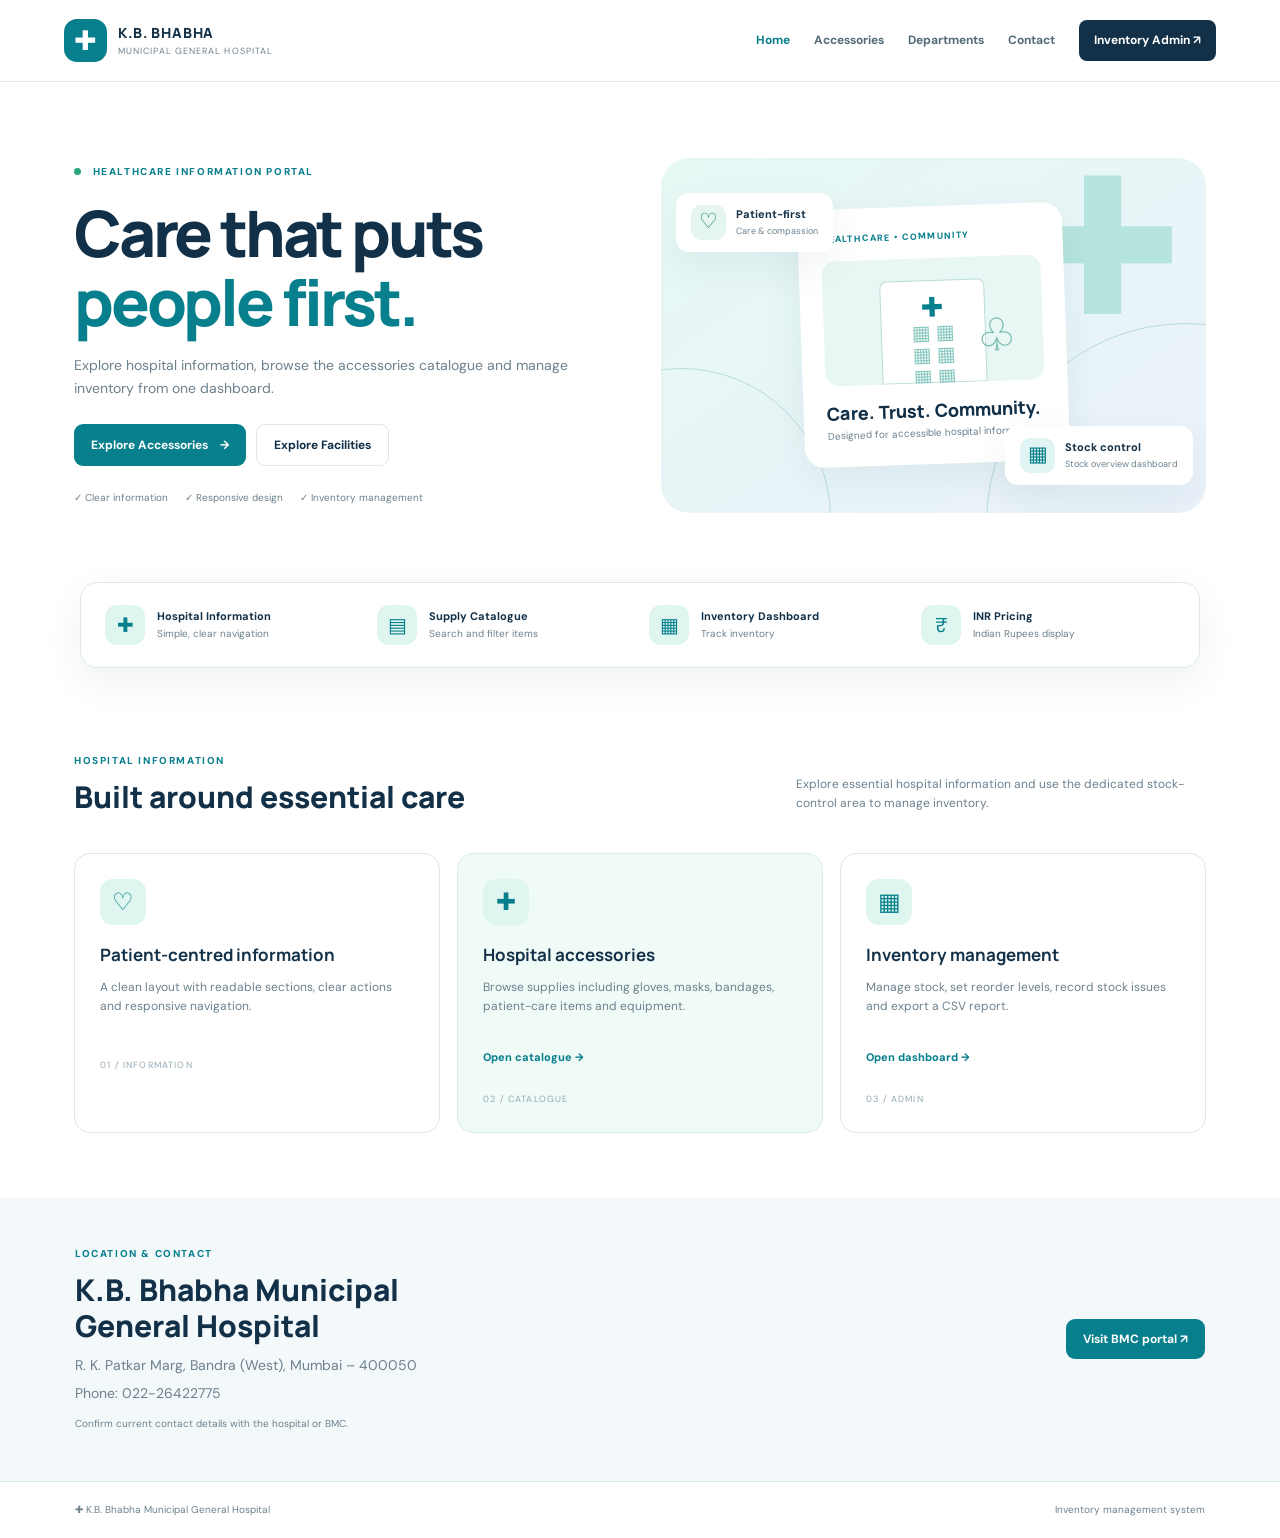
<file: index.html>
<!doctype html><html lang="en"><head><meta charset="utf-8"><meta name="viewport" content="width=device-width,initial-scale=1"><title>K.B. Bhabha Municipal General Hospital</title><link rel="stylesheet" href="style.css"></head><body>
<header class="header"><a class="brand" href="index.html"><span class="brandmark">✚</span><span><b>K.B. BHABHA</b><small>MUNICIPAL GENERAL HOSPITAL</small></span></a><button class="hamb" id="hamb">☰</button><nav id="nav"><a class="active" href="index.html">Home</a><a href="accessories.html">Accessories</a><a href="#departments">Departments</a><a href="#contact">Contact</a><a class="nav-cta" href="admin.html">Inventory Admin ↗</a></nav></header>
<main><section class="hero"><div class="hero-content"><div class="eyebrow"><span class="pulse"></span> HEALTHCARE INFORMATION PORTAL</div><h1>Care that puts<br><em>people first.</em></h1><p>Explore hospital information, browse the accessories catalogue and manage inventory from one dashboard.</p><div class="hero-buttons"><a class="btn" href="accessories.html">Explore Accessories <span>→</span></a><a class="btn btn-outline" href="#departments">Explore Facilities</a></div><div class="trust-row"><span>✓ Clear information</span><span>✓ Responsive design</span><span>✓ Inventory management</span></div></div><div class="hero-visual"><div class="orb orb-one"></div><div class="orb orb-two"></div><div class="medical-cross">✚</div><div class="floating-card fc-top"><span class="fc-icon">♡</span><span><b>Patient-first</b><small>Care & compassion</small></span></div><div class="main-card"><div class="card-label">HEALTHCARE • COMMUNITY</div><div class="illustration"><div class="hospital-building"><div class="building-cross">✚</div><div class="windows">▦ ▦<br>▦ ▦<br>▦ ▦</div></div><div class="plant">♧</div></div><h3>Care. Trust. Community.</h3><p>Designed for accessible hospital information.</p></div><div class="floating-card fc-bottom"><span class="fc-icon teal">▦</span><span><b>Stock control</b><small>Stock overview dashboard</small></span></div></div></section>
<section class="quick-stats"><div><span class="stat-icon">✚</span><span><b>Hospital Information</b><small>Simple, clear navigation</small></span></div><div><span class="stat-icon">▤</span><span><b>Supply Catalogue</b><small>Search and filter items</small></span></div><div><span class="stat-icon">▦</span><span><b>Inventory Dashboard</b><small>Track inventory</small></span></div><div><span class="stat-icon">₹</span><span><b>INR Pricing</b><small>Indian Rupees display</small></span></div></section>
<section class="section" id="departments"><div class="section-top"><div><div class="eyebrow">HOSPITAL INFORMATION</div><h2>Built around essential care</h2></div><p>Explore essential hospital information and use the dedicated stock-control area to manage inventory.</p></div><div class="feature-grid"><article class="feature"><div class="feature-icon">♡</div><h3>Patient-centred information</h3><p>A clean layout with readable sections, clear actions and responsive navigation.</p><span class="feature-number">01 / INFORMATION</span></article><article class="feature featured"><div class="feature-icon">✚</div><h3>Hospital accessories</h3><p>Browse supplies including gloves, masks, bandages, patient-care items and equipment.</p><a href="accessories.html">Open catalogue →</a><span class="feature-number">02 / CATALOGUE</span></article><article class="feature"><div class="feature-icon">▦</div><h3>Inventory management</h3><p>Manage stock, set reorder levels, record stock issues and export a CSV report.</p><a href="admin.html">Open dashboard →</a><span class="feature-number">03 / ADMIN</span></article></div></section>
<section class="contact-section" id="contact"><div><div class="eyebrow">LOCATION & CONTACT</div><h2>K.B. Bhabha Municipal<br>General Hospital</h2><p>R. K. Patkar Marg, Bandra (West), Mumbai – 400050</p><p>Phone: 022-26422775</p><small>Confirm current contact details with the hospital or BMC.</small></div><a class="btn" href="https://portal.mcgm.gov.in/" target="_blank" rel="noreferrer">Visit BMC portal ↗</a></section></main><footer><span>✚ K.B. Bhabha Municipal General Hospital </span><span>Inventory management system</span></footer><script>document.getElementById('hamb').onclick=()=>document.getElementById('nav').classList.toggle('show')</script></body></html>
</file>
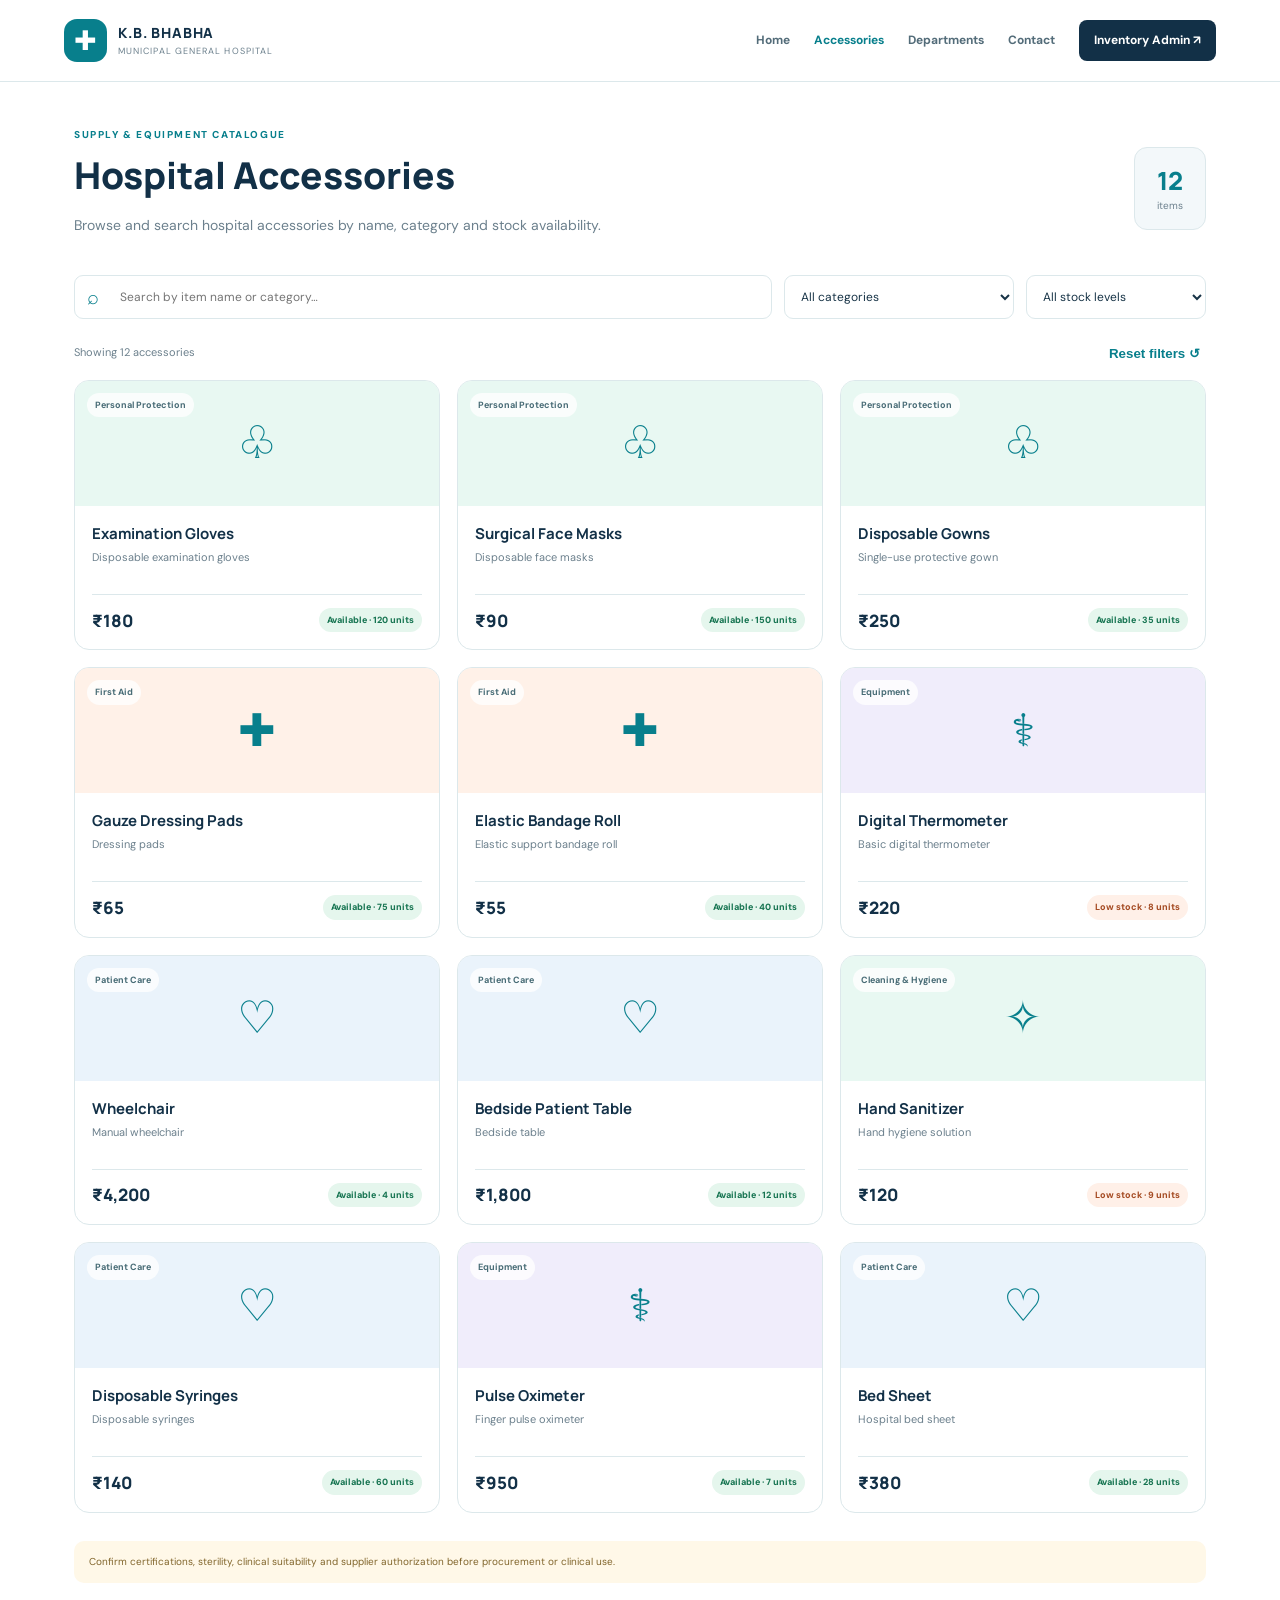
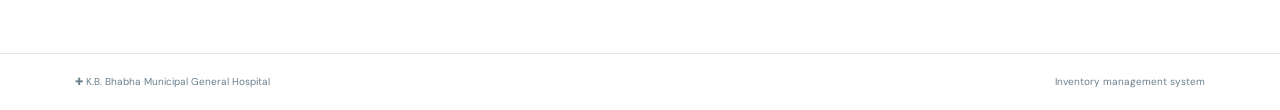
<file: accessories.html>
<!doctype html><html lang="en"><head><meta charset="utf-8"><meta name="viewport" content="width=device-width,initial-scale=1"><title>Hospital Accessories | K.B. Bhabha</title><link rel="stylesheet" href="style.css"></head><body><header class="header"><a class="brand" href="index.html"><span class="brandmark">✚</span><span><b>K.B. BHABHA</b><small>MUNICIPAL GENERAL HOSPITAL</small></span></a><button class="hamb" id="hamb">☰</button><nav id="nav"><a href="index.html">Home</a><a class="active" href="accessories.html">Accessories</a><a href="index.html#departments">Departments</a><a href="index.html#contact">Contact</a><a class="nav-cta" href="admin.html">Inventory Admin ↗</a></nav></header><main class="content"><div class="page-intro"><div><div class="eyebrow">SUPPLY & EQUIPMENT CATALOGUE</div><h1>Hospital Accessories</h1><p>Browse and search hospital accessories by name, category and stock availability.</p></div><div class="catalog-summary"><b id="totalCount">0</b><span>items</span></div></div><div class="filterbar"><div class="searchbox"><span>⌕</span><input id="q" placeholder="Search by item name or category…" aria-label="Search items"></div><select id="category"><option value="">All categories</option><option>Personal Protection</option><option>Patient Care</option><option>First Aid</option><option>Equipment</option><option>Cleaning & Hygiene</option></select><select id="availability"><option value="">All stock levels</option><option value="available">Available</option><option value="low">Low stock</option></select></div><div class="catalog-heading"><span id="resultLabel">All accessories</span><button id="reset" class="plain-button">Reset filters ↺</button></div><div id="products" class="product-grid"></div><div class="disclaimer">Confirm certifications, sterility, clinical suitability and supplier authorization before procurement or clinical use.</div></main><footer><span>✚ K.B. Bhabha Municipal General Hospital </span><span>Inventory management system</span></footer><script src="common.js"></script><script>
const q=document.getElementById('q'),cat=document.getElementById('category'),avail=document.getElementById('availability');
function render(){let a=getItems().filter(x=>(x.name+' '+x.category+' '+x.description).toLowerCase().includes(q.value.toLowerCase())&&(!cat.value||x.category===cat.value)&&(!avail.value||(avail.value==='low'?x.stock<=x.reorder:x.stock>x.reorder)));document.getElementById('totalCount').textContent=a.length;document.getElementById('resultLabel').textContent='Showing '+a.length+' accessories';document.getElementById('products').innerHTML=a.map(x=>`<article class="product-card"><div class="product-visual ${themeFor(x.category)}"><span>${iconFor(x.category)}</span><small>${esc(x.category)}</small></div><div class="product-info"><h3>${esc(x.name)}</h3><p>${esc(x.description)}</p><div class="product-meta"><b>${rupee(x.price)}</b><span class="stock-pill ${x.stock<=x.reorder?'stock-low':'stock-ok'}">${x.stock<=x.reorder?'Low stock':'Available'} · ${x.stock} units</span></div></div></article>`).join('')||'<div class="empty-state">No items match your filters. Try a different search.</div>'}
[q,cat,avail].forEach(x=>x.addEventListener(x===q?'input':'change',render));document.getElementById('reset').onclick=()=>{q.value='';cat.value='';avail.value='';render()};document.getElementById('hamb').onclick=()=>document.getElementById('nav').classList.toggle('show');render();
</script></body></html>
</file>
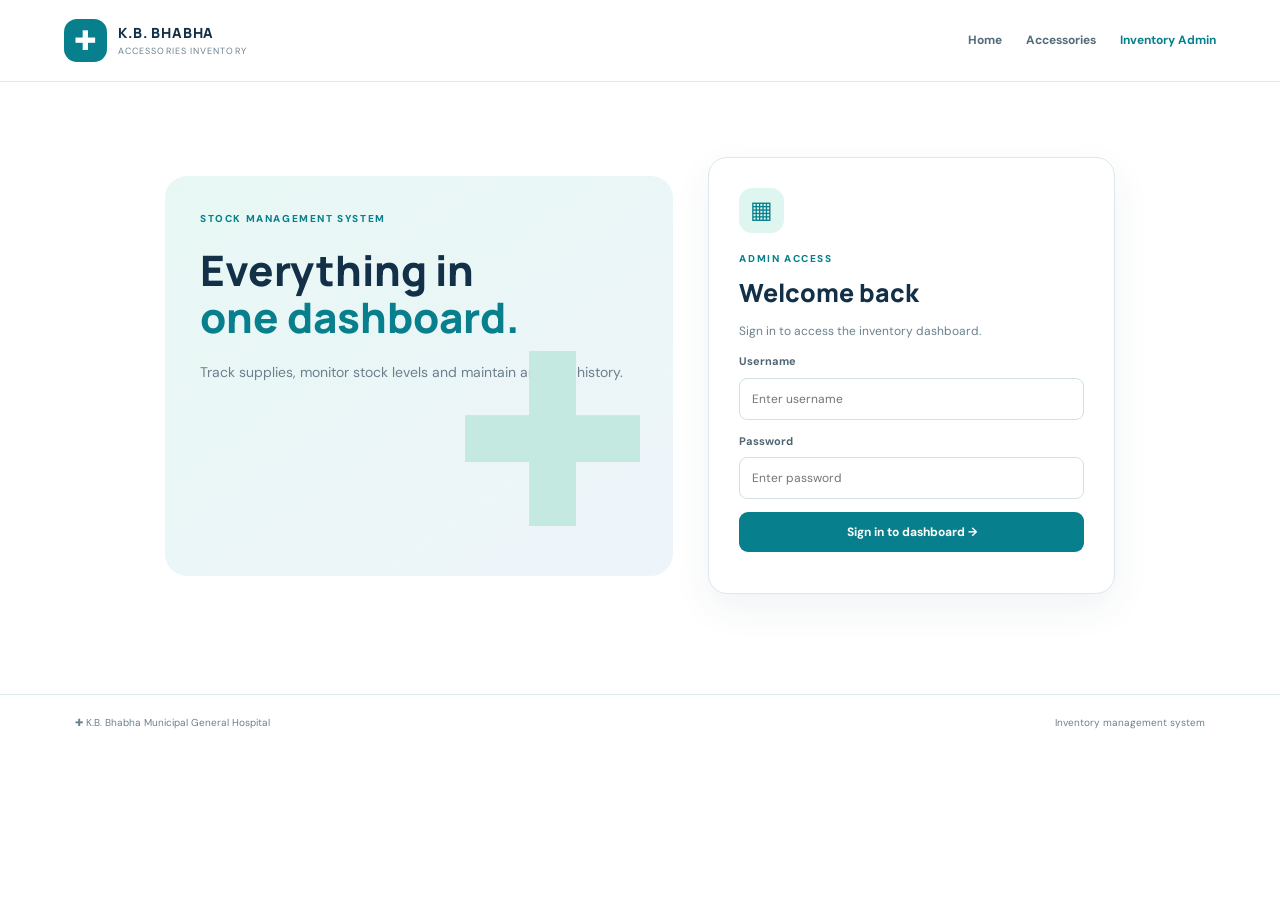
<file: admin.html>
<!doctype html><html lang="en"><head><meta charset="utf-8"><meta name="viewport" content="width=device-width,initial-scale=1"><title>Inventory Dashboard | K.B. Bhabha</title><link rel="stylesheet" href="style.css"></head><body><header class="header"><a class="brand" href="index.html"><span class="brandmark">✚</span><span><b>K.B. BHABHA</b><small>ACCESSORIES INVENTORY</small></span></a><button class="hamb" id="hamb">☰</button><nav id="nav"><a href="index.html">Home</a><a href="accessories.html">Accessories</a><a class="active" href="admin.html">Inventory Admin</a></nav></header><main class="content"><section id="loginPanel" class="login-layout"><div class="login-art"><div class="eyebrow">STOCK MANAGEMENT SYSTEM</div><h1>Everything in<br><em>one dashboard.</em></h1><p>Track supplies, monitor stock levels and maintain an issue history.</p><div class="login-art-mark">✚</div></div><div class="login-card"><div class="login-icon">▦</div><div class="eyebrow">ADMIN ACCESS</div><h2>Welcome back</h2><p>Sign in to access the inventory dashboard.</p><form id="loginForm"><label>Username<input id="username" autocomplete="username" required placeholder="Enter username"></label><label>Password<input id="password" autocomplete="current-password" type="password" required placeholder="Enter password"></label><button class="btn full" type="submit">Sign in to dashboard →</button><p id="loginError" class="error"></p></form></div></section>
<section id="dashboard" hidden><div class="dash-title"><div><div class="eyebrow">OVERVIEW / INVENTORY</div><h1>Inventory Dashboard</h1><p>Monitor supplies and manage stock operations.</p></div><button id="logout" class="btn btn-outline">Sign out ↗</button></div><div class="dashboard-tabs"><span class="tab-active">Overview</span><a href="accessories.html">Public catalogue ↗</a><span id="today"></span></div><div class="metric-grid"><article class="metric"><span class="metric-icon">▦</span><small>Unique accessories</small><b id="mItems">0</b><span class="metric-note">Inventory item types</span></article><article class="metric"><span class="metric-icon">▤</span><small>Total stock units</small><b id="mUnits">0</b><span class="metric-note">Across all items</span></article><article class="metric"><span class="metric-icon warn-icon">!</span><small>Reorder alerts</small><b id="mLow">0</b><span class="metric-note">At/below reorder level</span></article><article class="metric"><span class="metric-icon">₹</span><small>Estimated stock value</small><b id="mValue">₹0</b><span class="metric-note">Based on unit prices</span></article></div>
<div class="dashboard-grid"><section class="dash-panel"><div class="panel-heading"><div><h2 id="formTitle">Add inventory item</h2><p>Add a new accessory or update an existing record.</p></div><span class="panel-number">01</span></div><form id="itemForm" class="form-grid"><input id="editId" type="hidden"><label class="full-span">Accessory name<input id="name" required maxlength="80" placeholder="e.g. Examination Gloves"></label><label>Category<select id="itemCategory"><option>Personal Protection</option><option>Patient Care</option><option>First Aid</option><option>Equipment</option><option>Cleaning & Hygiene</option></select></label><label>Unit price (₹)<input id="price" type="number" min="0" step=".01" required></label><label>Stock quantity<input id="stock" type="number" min="0" step="1" required></label><label>Reorder level<input id="reorder" type="number" min="0" step="1" required></label><label>Batch / item code<input id="batch" required maxlength="35"></label><label class="full-span">Description<input id="description" maxlength="160" placeholder="Short description"></label><div class="full-span form-buttons"><button class="btn" type="submit" id="saveBtn">Save item</button><button class="btn btn-outline" type="button" id="cancelEdit">Clear form</button></div><p id="formMsg" class="success full-span"></p></form></section>
<section class="dash-panel"><div class="panel-heading"><div><h2>Record stock issue</h2><p>Issue stock to a department or purpose.</p></div><span class="panel-number">02</span></div><form id="issueForm" class="form-grid"><label class="full-span">Select accessory<select id="issueItem" required></select></label><label>Quantity issued<input id="issueQty" type="number" min="1" step="1" required></label><label>Department / purpose<input id="issueDept" required maxlength="80" placeholder="e.g. OPD"></label><button class="btn full-span" type="submit">Record stock issue →</button><p id="issueMsg" class="success full-span"></p></form><div class="tip"><b>Stock validation enabled</b><p>Issue quantities must be whole numbers and cannot exceed available stock.</p></div></section></div>
<section class="dash-panel inventory-panel"><div class="panel-heading wrap"><div><h2>Inventory records</h2><p>Search, edit, delete and export inventory records.</p></div><div class="table-actions"><input id="search" placeholder="Search name, category, code…"><button id="export" class="btn btn-outline">Export CSV ↓</button></div></div><div class="table-scroll"><table><thead><tr><th>Accessory</th><th>Category</th><th>Code</th><th>Unit price</th><th>Stock</th><th>Reorder at</th><th>Status</th><th>Actions</th></tr></thead><tbody id="inventoryRows"></tbody></table></div></section>
<section class="dash-panel inventory-panel"><div class="panel-heading"><div><h2>Recent stock issues</h2><p>Issue history saved in this browser.</p></div><button class="btn btn-outline" id="clearIssues">Clear history</button></div><div class="table-scroll"><table><thead><tr><th>Date / time</th><th>Accessory</th><th>Quantity</th><th>Department / purpose</th></tr></thead><tbody id="issueRows"></tbody></table></div></section></section></main><footer><span>✚ K.B. Bhabha Municipal General Hospital </span><span>Inventory management system</span></footer><script src="common.js"></script><script src="admin.js"></script><script>document.getElementById('hamb').onclick=()=>document.getElementById('nav').classList.toggle('show')</script></body></html>
</file>
<file: style.css>
@import url('https://fonts.googleapis.com/css2?family=DM+Sans:wght@400;500;600;700&family=Manrope:wght@500;600;700;800&display=swap');
:root{--navy:#123047;--teal:#087f8c;--mint:#dff6f0;--pale:#f3f8fa;--ink:#183447;--muted:#6c808d;--line:#dce8eb;--shadow:0 14px 38px #163e5010}*{box-sizing:border-box}html{scroll-behavior:smooth}body{margin:0;color:var(--ink);font:14px 'DM Sans',sans-serif;line-height:1.6;background:#fff}.header{min-height:82px;padding:14px max(5%,calc((100% - 1180px)/2));display:flex;align-items:center;justify-content:space-between;gap:20px;border-bottom:1px solid var(--line);background:#fff;position:sticky;top:0;z-index:9}.brand{display:flex;align-items:center;gap:11px;color:var(--navy);text-decoration:none}.brandmark{height:43px;width:43px;border-radius:13px;background:var(--teal);color:#fff;display:grid;place-items:center;font-size:27px}.brand b{display:block;font:800 14px Manrope;letter-spacing:.06em}.brand small{display:block;color:var(--muted);font-size:9px;letter-spacing:.12em;margin-top:2px}.header nav{display:flex;align-items:center;gap:24px}.header nav a{color:#536c79;text-decoration:none;font-size:12px;font-weight:700}.header nav a.active,.header nav a:hover{color:var(--teal)}.header nav .nav-cta{background:var(--navy);color:#fff;padding:11px 15px;border-radius:8px}.hamb{display:none;border:0;background:none;font-size:25px;color:var(--navy)}.hero{max-width:1180px;margin:auto;padding:68px 24px 62px;display:grid;grid-template-columns:1fr 1fr;gap:42px;align-items:center;min-height:500px}.eyebrow{font-size:10px;letter-spacing:.16em;color:var(--teal);font-weight:800}.pulse{display:inline-block;width:7px;height:7px;background:#2ba77b;border-radius:50%;margin-right:8px}.hero h1{font:800 clamp(42px,5vw,64px)/1.08 Manrope;color:var(--navy);letter-spacing:-.05em;margin:18px 0}.hero h1 em,.login-art h1 em{font-style:normal;color:var(--teal)}.hero-content>p,.page-intro p,.login-art p,.dash-title p{max-width:550px;color:var(--muted);font-size:14px}.hero-buttons{display:flex;flex-wrap:wrap;gap:10px;margin-top:25px}.btn{display:inline-flex;align-items:center;justify-content:center;gap:12px;border:0;border-radius:9px;background:var(--teal);color:white;text-decoration:none;padding:12px 17px;font:700 12px 'DM Sans';cursor:pointer}.btn:hover{filter:brightness(.95)}.btn-outline{background:white;color:var(--navy);border:1px solid var(--line)}.btn.full{width:100%}.trust-row{display:flex;flex-wrap:wrap;gap:17px;margin-top:24px;color:var(--muted);font-size:10px}.hero-visual{height:355px;border-radius:28px;background:linear-gradient(145deg,#e6f8f4,#eaf2fa);position:relative;display:grid;place-items:center;overflow:hidden}.orb{position:absolute;border:1px solid #b7dcd9;border-radius:50%}.orb-one{width:300px;height:300px;left:-130px;bottom:-155px}.orb-two{width:400px;height:400px;right:-180px;bottom:-210px}.medical-cross{position:absolute;right:24px;top:-60px;color:#b5e5dc;font-size:190px}.main-card{z-index:1;background:#fff;border:1px solid #ffffffaa;border-radius:20px;padding:22px;width:265px;box-shadow:var(--shadow);transform:rotate(-2deg)}.card-label{font-size:9px;letter-spacing:.13em;color:var(--teal);font-weight:800}.illustration{height:125px;background:#e9f7f4;border-radius:14px;margin:15px 0;display:flex;align-items:end;justify-content:center;position:relative;overflow:hidden}.hospital-building{width:105px;height:103px;background:#fff;border:1px solid #b9dcd7;border-radius:7px 7px 0 0;position:relative;text-align:center;color:var(--teal);padding-top:40px}.building-cross{position:absolute;top:5px;left:0;right:0;font-size:27px}.windows{font-size:20px;line-height:1.1;color:#87c7be}.plant{position:absolute;right:27px;bottom:10px;font-size:45px;color:#72b8a7}.main-card h3{font:800 18px Manrope;color:var(--navy);margin:10px 0 3px}.main-card p{font-size:10px;color:var(--muted);margin:0}.floating-card{position:absolute;z-index:2;display:flex;align-items:center;gap:10px;background:#fff;padding:12px 15px;border-radius:13px;box-shadow:var(--shadow)}.fc-top{top:35px;left:15px}.fc-bottom{bottom:28px;right:13px}.fc-icon{height:35px;width:35px;display:grid;place-items:center;border-radius:10px;background:#e4f6ee;color:#16825d;font-size:21px}.fc-icon.teal{background:#e0f5f3;color:var(--teal)}.floating-card b,.floating-card small{display:block}.floating-card b{font-size:11px;color:var(--navy)}.floating-card small{font-size:9px;color:var(--muted)}.quick-stats{max-width:1120px;margin:0 auto 20px;padding:22px 24px;display:grid;grid-template-columns:repeat(4,1fr);gap:18px;border:1px solid var(--line);border-radius:17px;box-shadow:var(--shadow)}.quick-stats>div{display:flex;align-items:center;gap:12px}.stat-icon{width:40px;height:40px;display:grid;place-items:center;border-radius:12px;background:var(--mint);color:var(--teal);font-size:20px}.quick-stats b,.quick-stats small{display:block}.quick-stats b{font-size:11px;color:var(--navy)}.quick-stats small{font-size:10px;color:var(--muted)}.section{max-width:1180px;margin:auto;padding:65px 24px}.section-top{display:flex;justify-content:space-between;align-items:end;gap:30px;margin-bottom:28px}.section h2,.contact-section h2{font:800 30px/1.2 Manrope;color:var(--navy);margin:10px 0}.section-top>p{max-width:410px;color:var(--muted);font-size:12px}.feature-grid{display:grid;grid-template-columns:repeat(3,1fr);gap:17px}.feature{position:relative;overflow:hidden;border:1px solid var(--line);border-radius:16px;padding:25px;background:#fff}.feature.featured{background:#f0faf7;border-color:#d6eee8}.feature-icon{height:46px;width:46px;border-radius:13px;display:grid;place-items:center;background:var(--mint);color:var(--teal);font-size:24px}.feature h3{font:700 17px Manrope;color:var(--navy);margin:18px 0 8px}.feature p{font-size:12px;color:var(--muted);min-height:55px}.feature a{color:var(--teal);font-size:11px;font-weight:800;text-decoration:none}.feature-number{display:block;margin-top:25px;color:#92a8b1;font-size:9px;letter-spacing:.13em}.contact-section{padding:48px max(5%,calc((100% - 1130px)/2));background:var(--pale);display:flex;justify-content:space-between;align-items:center;gap:30px}.contact-section p{color:var(--muted);margin:6px 0}.contact-section small{color:var(--muted);font-size:10px}footer{display:flex;justify-content:space-between;gap:20px;padding:20px max(5%,calc((100% - 1130px)/2));font-size:10px;color:var(--muted);background:#fff;border-top:1px solid var(--line)}.content{max-width:1180px;margin:auto;padding:45px 24px 70px}.page-intro{display:flex;align-items:center;justify-content:space-between;gap:20px}.page-intro h1,.dash-title h1{font:800 37px Manrope;color:var(--navy);margin:7px 0}.catalog-summary{padding:15px 22px;border:1px solid var(--line);border-radius:13px;background:var(--pale);text-align:center}.catalog-summary b,.catalog-summary span{display:block}.catalog-summary b{font:800 25px Manrope;color:var(--teal)}.catalog-summary span{font-size:10px;color:var(--muted)}.filterbar{display:grid;grid-template-columns:1fr 230px 180px;gap:12px;margin:25px 0}.filterbar input,.filterbar select,.table-actions input{width:100%;border:1px solid var(--line);border-radius:9px;padding:12px;background:#fff;color:var(--ink);font:12px 'DM Sans';outline:none}.searchbox{display:flex;align-items:center;gap:9px;border:1px solid var(--line);border-radius:9px;padding-left:12px}.searchbox span{font-size:20px;color:var(--teal)}.searchbox input{border:0;box-shadow:none!important}.catalog-heading{display:flex;align-items:center;justify-content:space-between;color:var(--muted);font-size:11px;margin:18px 0}.plain-button{border:0;background:none;color:var(--teal);font-weight:700;cursor:pointer}.product-grid{display:grid;grid-template-columns:repeat(3,1fr);gap:17px}.product-card{border:1px solid var(--line);border-radius:15px;overflow:hidden;background:white;transition:transform .18s,box-shadow .18s}.product-card:hover{transform:translateY(-3px);box-shadow:var(--shadow)}.product-visual{height:125px;display:flex;align-items:center;justify-content:center;position:relative}.product-visual>span{font-size:45px;color:var(--teal)}.product-visual small{position:absolute;left:12px;top:12px;background:#ffffffc9;padding:5px 8px;border-radius:30px;color:#476b75;font-size:9px;font-weight:700}.theme-mint{background:#e8f8f2}.theme-blue{background:#eaf3fb}.theme-peach{background:#fff1e8}.theme-lilac{background:#f0edfb}.product-info{padding:17px}.product-info h3{font:700 15px Manrope;color:var(--navy);margin:0 0 5px}.product-info p{font-size:11px;color:var(--muted);min-height:33px;margin:0}.product-meta{display:flex;align-items:center;justify-content:space-between;gap:8px;padding-top:13px;margin-top:12px;border-top:1px solid var(--line)}.product-meta>b{font:800 17px Manrope;color:var(--navy)}.stock-pill,.status{border-radius:30px;padding:5px 8px;font-size:9px;font-weight:800;white-space:nowrap}.stock-ok,.status-ok{background:#e5f6ed;color:#167451}.stock-low,.status-low{background:#fff0e8;color:#a54b23}.disclaimer{background:#fff8e8;border-radius:10px;padding:13px 15px;color:#81652b;font-size:10px;margin-top:28px}.empty-state{padding:40px;text-align:center;color:var(--muted);grid-column:1/-1;border:1px dashed var(--line);border-radius:14px}.login-layout{display:grid;grid-template-columns:1fr .8fr;gap:35px;max-width:950px;margin:30px auto;align-items:center}.login-art{min-height:400px;background:linear-gradient(145deg,#e7f8f4,#eef4fa);border-radius:22px;padding:35px;position:relative;overflow:hidden}.login-art h1{font:800 42px/1.12 Manrope;color:var(--navy);margin:20px 0}.login-art-mark{position:absolute;right:20px;bottom:-60px;font-size:240px;color:#c3e9e1}.login-card{border:1px solid var(--line);border-radius:19px;padding:30px;box-shadow:var(--shadow);background:#fff}.login-icon{width:45px;height:45px;display:grid;place-items:center;border-radius:13px;background:var(--mint);color:var(--teal);font-size:24px;margin-bottom:18px}.login-card h2{font:800 25px Manrope;color:var(--navy);margin:8px 0}.login-card>p{font-size:12px;color:var(--muted)}label{display:block;color:#4e6673;font-size:11px;font-weight:700;margin-bottom:13px}label input,label select{display:block;width:100%;margin-top:7px;padding:12px;border:1px solid #d3e1e5;border-radius:8px;background:white;color:var(--ink);font:12px 'DM Sans';outline:none}input:focus,select:focus{border-color:var(--teal);box-shadow:0 0 0 3px #087f8c12}.error{font-size:11px;color:#b54747}.dash-title{display:flex;align-items:center;justify-content:space-between;gap:20px}.dash-title p{margin:0}.dashboard-tabs{display:flex;align-items:center;gap:22px;border-bottom:1px solid var(--line);margin:22px 0;padding-bottom:12px;font-size:11px;color:var(--muted)}.dashboard-tabs a{margin-left:auto;color:var(--teal);font-weight:700;text-decoration:none}.tab-active{color:var(--teal);font-weight:800;border-bottom:2px solid var(--teal);padding-bottom:13px;margin-bottom:-14px}.metric-grid{display:grid;grid-template-columns:repeat(4,1fr);gap:14px;margin-bottom:20px}.metric{border:1px solid var(--line);border-radius:13px;padding:17px;background:#fff}.metric-icon{display:grid;place-items:center;width:34px;height:34px;border-radius:10px;background:var(--mint);color:var(--teal);font-size:19px;margin-bottom:13px}.warn-icon{background:#fff0e8;color:#b54724}.metric small{display:block;color:var(--muted);font-size:10px}.metric>b{display:block;color:var(--navy);font:800 23px Manrope;margin:5px 0}.metric-note{font-size:9px;color:#91a1a9}.dashboard-grid{display:grid;grid-template-columns:1.1fr .9fr;gap:17px}.dash-panel{border:1px solid var(--line);border-radius:15px;padding:22px;background:#fff;margin-bottom:18px;min-width:0}.panel-heading{display:flex;align-items:flex-start;justify-content:space-between;gap:15px;margin-bottom:20px}.panel-heading h2{font:700 17px Manrope;color:var(--navy);margin:0}.panel-heading p{font-size:10px;color:var(--muted);margin:5px 0 0}.panel-number{font:800 19px Manrope;color:#c2d8d9}.form-grid{display:grid;grid-template-columns:1fr 1fr;gap:0 13px}.full-span{grid-column:1/-1}.form-grid label{margin-bottom:9px}.form-grid input,.form-grid select{margin-bottom:4px}.form-buttons{display:flex;gap:8px;margin-top:10px}.success{font-size:11px;color:#167451}.tip{background:var(--pale);padding:13px;border-radius:10px;margin-top:22px}.tip b{font-size:11px;color:var(--teal)}.tip p{font-size:10px;color:var(--muted);margin:4px 0 0}.inventory-panel{margin-top:3px}.panel-heading.wrap{align-items:center}.table-actions{display:flex;gap:8px;align-items:center}.table-actions input{width:220px}.table-scroll{overflow:auto}table{width:100%;border-collapse:collapse;min-width:850px;text-align:left}th{background:var(--pale);color:var(--muted);font-size:9px;letter-spacing:.06em;text-transform:uppercase}th,td{padding:12px 10px;border-bottom:1px solid var(--line);font-size:11px}td b{color:var(--navy)}td small{display:block;color:var(--muted);font-size:9px;max-width:200px}.table-link{border:0;background:none;color:var(--teal);font-size:10px;font-weight:800;cursor:pointer;padding:4px}.table-link.danger{color:#b54747}[hidden]{display:none!important}
@media(max-width:900px){.header{padding:14px 20px}.hamb{display:block}.header nav{display:none;position:absolute;top:100%;left:0;right:0;padding:20px;background:#fff;border-bottom:1px solid var(--line);flex-direction:column;align-items:stretch;gap:17px}.header nav.show{display:flex}.hero{grid-template-columns:1fr;padding-top:45px}.hero-visual{height:310px}.quick-stats{margin:0 18px 10px;grid-template-columns:repeat(2,1fr)}.feature-grid,.product-grid{grid-template-columns:repeat(2,1fr)}.metric-grid{grid-template-columns:repeat(2,1fr)}.dashboard-grid{grid-template-columns:1fr}.filterbar{grid-template-columns:1fr 1fr}.searchbox{grid-column:1/-1}.login-layout{grid-template-columns:1fr}.login-art{min-height:270px}.contact-section{padding:40px 24px}.section-top{align-items:flex-start;flex-direction:column;gap:5px}}
@media(max-width:560px){.brand b{font-size:12px}.brand small{font-size:8px}.brandmark{width:38px;height:38px}.hero{padding:40px 18px}.hero h1{font-size:43px}.hero-visual{height:260px}.main-card{width:225px;padding:17px}.illustration{height:100px}.floating-card{padding:9px}.fc-top{left:8px;top:18px}.fc-bottom{right:7px;bottom:15px}.quick-stats{padding:16px;gap:15px}.quick-stats>div{align-items:flex-start}.quick-stats b{font-size:10px}.feature-grid,.product-grid{grid-template-columns:1fr}.section{padding:42px 18px}.contact-section{align-items:flex-start;flex-direction:column;padding:38px 18px}.contact-section h2{font-size:25px}footer{flex-direction:column;gap:6px;padding:18px}.content{padding:32px 16px 50px}.page-intro h1,.dash-title h1{font-size:30px}.filterbar{grid-template-columns:1fr}.searchbox{grid-column:auto}.catalog-summary{padding:10px 14px}.catalog-summary b{font-size:20px}.login-art{padding:25px;min-height:240px}.login-art h1{font-size:34px}.login-card{padding:23px}.dash-title{align-items:flex-start}.dashboard-tabs{gap:13px;font-size:10px}.metric-grid{gap:9px}.metric{padding:13px}.metric>b{font-size:20px}.dash-panel{padding:16px}.form-grid{grid-template-columns:1fr}.full-span{grid-column:auto}.panel-heading.wrap{align-items:flex-start;flex-direction:column}.table-actions{width:100%;flex-wrap:wrap}.table-actions input{flex:1;width:100%;min-width:0}.form-buttons{flex-wrap:wrap}}
</file>
